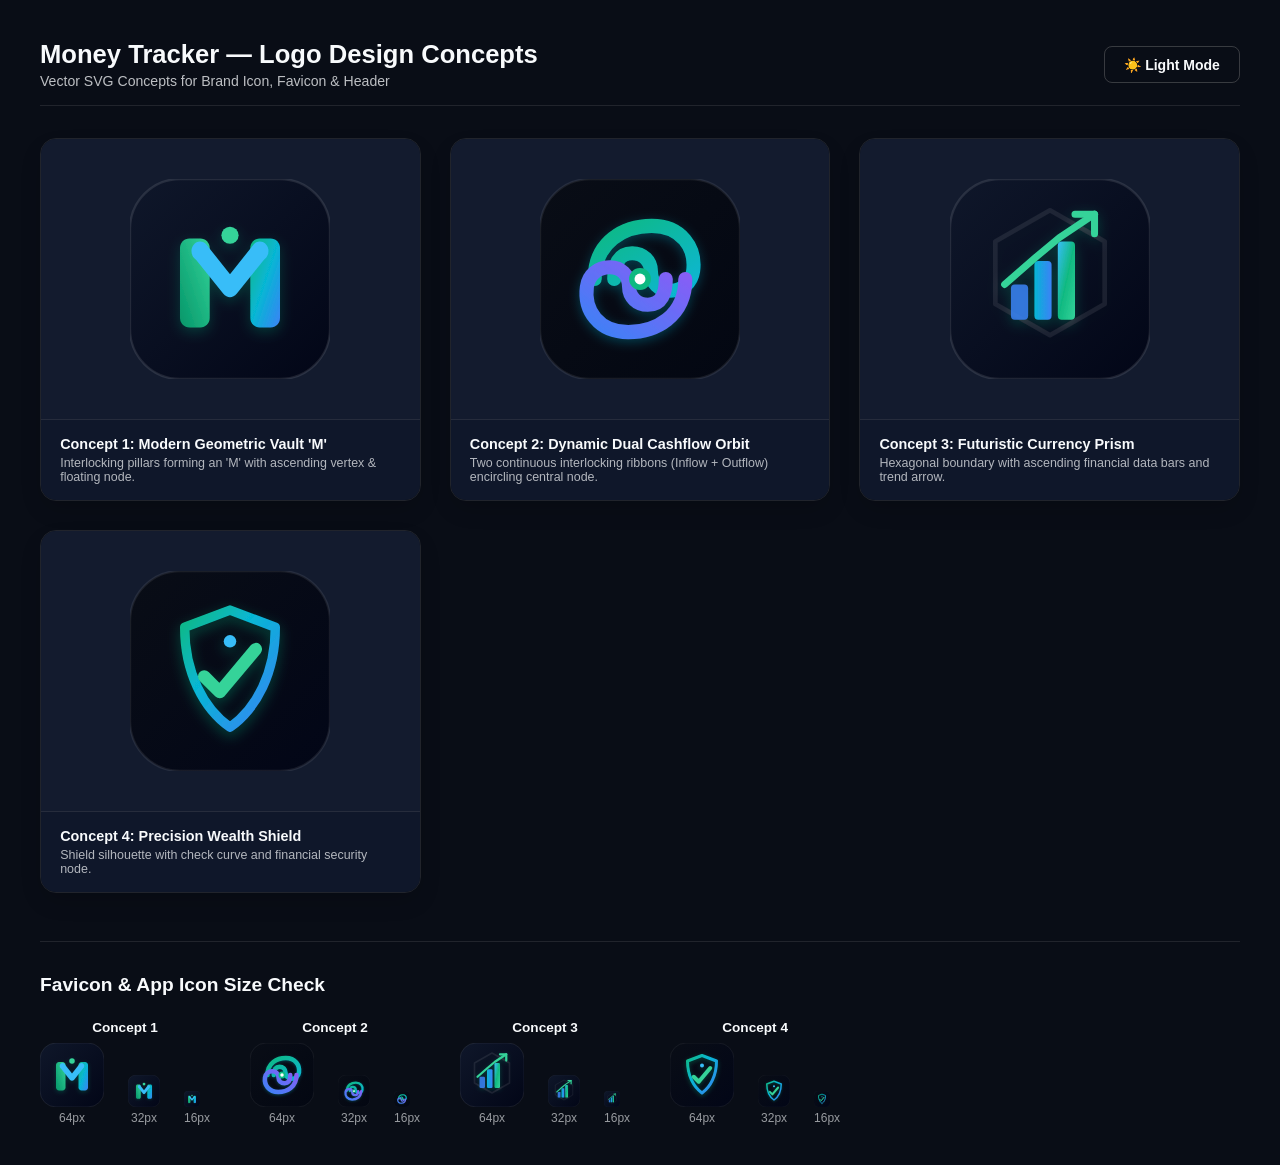
<file: logos/preview.html>
<!DOCTYPE html>
<html lang="en">
<head>
<meta charset="UTF-8">
<meta name="viewport" content="width=device-width, initial-scale=1.0">
<title>Logo Preview — Money Tracker Concepts</title>
<style>
  * { margin: 0; padding: 0; box-sizing: border-box; }
  body {
    font-family: -apple-system, BlinkMacSystemFont, "Segoe UI", Roboto, sans-serif;
    padding: 2.5rem;
    transition: background-color 0.3s, color 0.3s;
  }
  body.light { background: #f8fafc; color: #0f172a; }
  body.dark { background: #090d16; color: #f8fafc; }
  .header {
    display: flex;
    justify-content: space-between;
    align-items: center;
    margin-bottom: 2rem;
    padding-bottom: 1rem;
    border-bottom: 1px solid rgba(128, 128, 128, 0.2);
  }
  h1 { font-size: 1.6rem; font-weight: 700; }
  .toggle {
    padding: 0.6rem 1.2rem;
    border: 1px solid rgba(128, 128, 128, 0.4);
    border-radius: 8px;
    background: transparent;
    color: inherit;
    cursor: pointer;
    font-size: 0.875rem;
    font-weight: 600;
  }
  .grid {
    display: grid;
    grid-template-columns: repeat(auto-fill, minmax(280px, 1fr));
    gap: 1.8rem;
    margin-bottom: 3rem;
  }
  .card {
    border: 1px solid rgba(128, 128, 128, 0.2);
    border-radius: 16px;
    overflow: hidden;
    box-shadow: 0 10px 25px -5px rgba(0, 0, 0, 0.2);
    transition: transform 0.2s ease;
  }
  .card:hover {
    transform: translateY(-4px);
  }
  .card-img {
    display: flex;
    align-items: center;
    justify-content: center;
    padding: 2.5rem;
    min-height: 260px;
  }
  body.light .card-img { background: #ffffff; }
  body.dark .card-img { background: #131b2e; }
  .card-img img {
    max-width: 100%;
    max-height: 200px;
  }
  .card-label {
    padding: 1rem 1.2rem;
    font-size: 0.9rem;
    font-weight: 600;
    border-top: 1px solid rgba(128, 128, 128, 0.2);
  }
  body.light .card-label { background: #f1f5f9; }
  body.dark .card-label { background: #0f172a; }
  .subtext { font-size: 0.78rem; opacity: 0.7; margin-top: 4px; font-weight: normal; }

  .favicon-section {
    margin-top: 2rem;
    padding-top: 2rem;
    border-top: 1px solid rgba(128, 128, 128, 0.2);
  }
  .favicon-section h2 { font-size: 1.2rem; font-weight: 700; margin-bottom: 1.5rem; }
  .favicon-strip {
    display: flex;
    gap: 2.5rem;
    flex-wrap: wrap;
    align-items: flex-end;
  }
</style>
</head>
<body class="dark">
  <div class="header">
    <div>
      <h1>Money Tracker — Logo Design Concepts</h1>
      <p style="font-size:0.88rem; opacity:0.75; margin-top:4px;">Vector SVG Concepts for Brand Icon, Favicon &amp; Header</p>
    </div>
    <button class="toggle" onclick="document.body.classList.toggle('dark'); document.body.classList.toggle('light'); this.textContent = document.body.classList.contains('dark') ? '☀️ Light Mode' : '🌙 Dark Mode';">☀️ Light Mode</button>
  </div>

  <div class="grid">
    <!-- Concept 1 -->
    <div class="card">
      <div class="card-img">
        <img src="concepts/concept-1.svg" alt="concept-1">
      </div>
      <div class="card-label">
        Concept 1: Modern Geometric Vault 'M'
        <div class="subtext">Interlocking pillars forming an 'M' with ascending vertex &amp; floating node.</div>
      </div>
    </div>

    <!-- Concept 2 -->
    <div class="card">
      <div class="card-img">
        <img src="concepts/concept-2.svg" alt="concept-2">
      </div>
      <div class="card-label">
        Concept 2: Dynamic Dual Cashflow Orbit
        <div class="subtext">Two continuous interlocking ribbons (Inflow + Outflow) encircling central node.</div>
      </div>
    </div>

    <!-- Concept 3 -->
    <div class="card">
      <div class="card-img">
        <img src="concepts/concept-3.svg" alt="concept-3">
      </div>
      <div class="card-label">
        Concept 3: Futuristic Currency Prism
        <div class="subtext">Hexagonal boundary with ascending financial data bars and trend arrow.</div>
      </div>
    </div>

    <!-- Concept 4 -->
    <div class="card">
      <div class="card-img">
        <img src="concepts/concept-4.svg" alt="concept-4">
      </div>
      <div class="card-label">
        Concept 4: Precision Wealth Shield
        <div class="subtext">Shield silhouette with check curve and financial security node.</div>
      </div>
    </div>
  </div>

  <div class="favicon-section">
    <h2>Favicon &amp; App Icon Size Check</h2>
    <div class="favicon-strip">
      <div style="display:flex;flex-direction:column;align-items:center;gap:0.5rem;">
        <div style="font-size:0.85rem;font-weight:600;">Concept 1</div>
        <div style="display:flex;gap:1.5rem;align-items:end;">
          <div><img src="concepts/concept-1.svg" width="64" height="64"><div style="font-size:0.75rem;opacity:0.6;text-align:center;">64px</div></div>
          <div><img src="concepts/concept-1.svg" width="32" height="32"><div style="font-size:0.75rem;opacity:0.6;text-align:center;">32px</div></div>
          <div><img src="concepts/concept-1.svg" width="16" height="16"><div style="font-size:0.75rem;opacity:0.6;text-align:center;">16px</div></div>
        </div>
      </div>

      <div style="display:flex;flex-direction:column;align-items:center;gap:0.5rem;">
        <div style="font-size:0.85rem;font-weight:600;">Concept 2</div>
        <div style="display:flex;gap:1.5rem;align-items:end;">
          <div><img src="concepts/concept-2.svg" width="64" height="64"><div style="font-size:0.75rem;opacity:0.6;text-align:center;">64px</div></div>
          <div><img src="concepts/concept-2.svg" width="32" height="32"><div style="font-size:0.75rem;opacity:0.6;text-align:center;">32px</div></div>
          <div><img src="concepts/concept-2.svg" width="16" height="16"><div style="font-size:0.75rem;opacity:0.6;text-align:center;">16px</div></div>
        </div>
      </div>

      <div style="display:flex;flex-direction:column;align-items:center;gap:0.5rem;">
        <div style="font-size:0.85rem;font-weight:600;">Concept 3</div>
        <div style="display:flex;gap:1.5rem;align-items:end;">
          <div><img src="concepts/concept-3.svg" width="64" height="64"><div style="font-size:0.75rem;opacity:0.6;text-align:center;">64px</div></div>
          <div><img src="concepts/concept-3.svg" width="32" height="32"><div style="font-size:0.75rem;opacity:0.6;text-align:center;">32px</div></div>
          <div><img src="concepts/concept-3.svg" width="16" height="16"><div style="font-size:0.75rem;opacity:0.6;text-align:center;">16px</div></div>
        </div>
      </div>

      <div style="display:flex;flex-direction:column;align-items:center;gap:0.5rem;">
        <div style="font-size:0.85rem;font-weight:600;">Concept 4</div>
        <div style="display:flex;gap:1.5rem;align-items:end;">
          <div><img src="concepts/concept-4.svg" width="64" height="64"><div style="font-size:0.75rem;opacity:0.6;text-align:center;">64px</div></div>
          <div><img src="concepts/concept-4.svg" width="32" height="32"><div style="font-size:0.75rem;opacity:0.6;text-align:center;">32px</div></div>
          <div><img src="concepts/concept-4.svg" width="16" height="16"><div style="font-size:0.75rem;opacity:0.6;text-align:center;">16px</div></div>
        </div>
      </div>
    </div>
  </div>
</body>
</html>
</file>
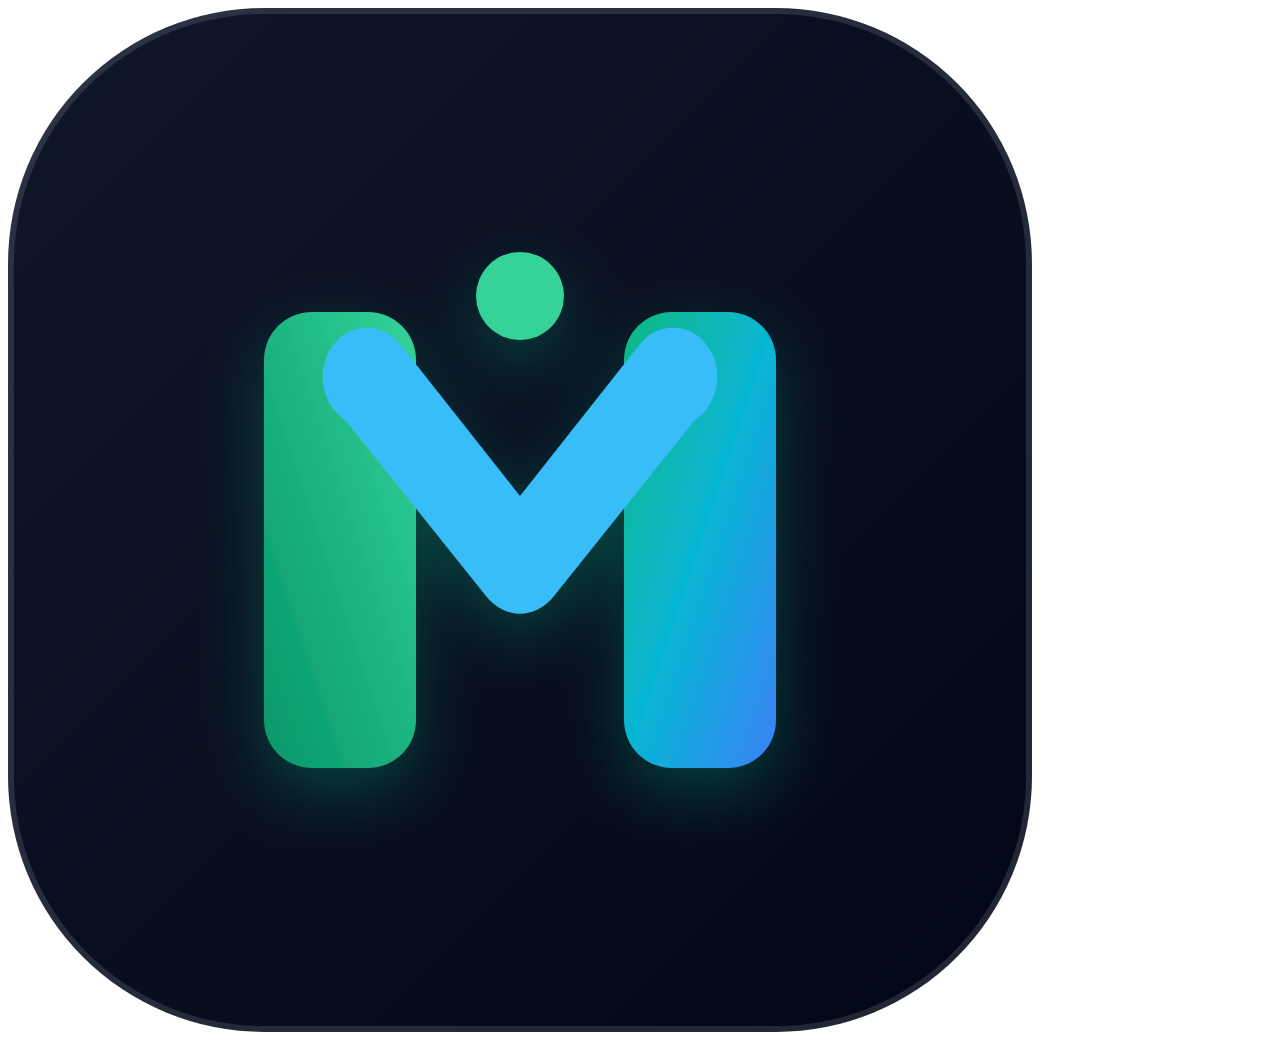
<file: logos/export/export_helper.html>
<!DOCTYPE html>
<html>
<head><title>Export Helper</title></head>
<body>
<canvas id="c"></canvas>
<script>
async function exportSizes() {
  const sizes = [16, 32, 48, 192, 512, 1024];
  const img = new Image();
  img.src = 'logo.svg';
  await new Promise(r => img.onload = r);
  
  const canvas = document.getElementById('c');
  const ctx = canvas.getContext('2d');
  
  for (const s of sizes) {
    canvas.width = s;
    canvas.height = s;
    ctx.clearRect(0, 0, s, s);
    ctx.drawImage(img, 0, 0, s, s);
    const dataUrl = canvas.toDataURL('image/png');
    // Store in localStorage or expose to window
    window['png_' + s] = dataUrl;
  }
  window.status = 'DONE';
}
exportSizes();
</script>
</body>
</html>
</file>
